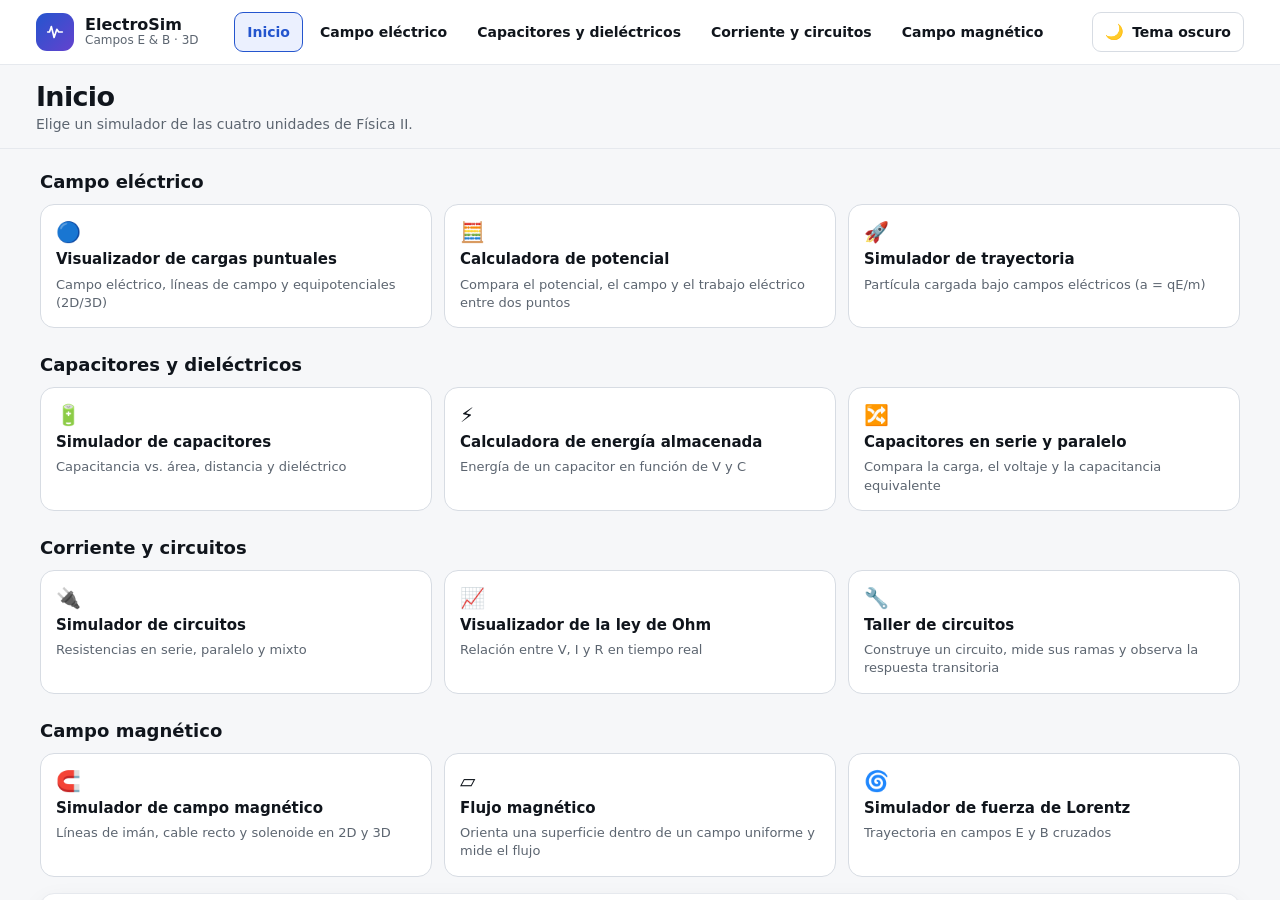
<file: index.html>
<!DOCTYPE html>
<html lang="es">
<head>
  <meta charset="UTF-8" />
  <meta name="viewport" content="width=device-width, initial-scale=1.0" />
  <title>ElectroSim · Laboratorio de Física II</title>
  <meta name="description" content="Explora electricidad, circuitos y magnetismo en 2D y 3D con el laboratorio interactivo ElectroSim." />
  <link rel="stylesheet" href="css/styles.css" />
</head>
<body>
  <div class="app">
    <header class="site-header">
      <div class="brand">
        <div class="brand-mark" aria-hidden="true">
          <svg viewBox="0 0 24 24" width="22" height="22" fill="none" stroke="currentColor" stroke-width="1.8">
            <path d="M4 12h2l2-6 3 12 3-9 2 3h4" stroke-linecap="round" stroke-linejoin="round"/>
          </svg>
        </div>
        <div class="brand-text">
          <span class="brand-title">ElectroSim</span>
          <span class="brand-sub">Campos E &amp; B · 3D</span>
        </div>
      </div>

      <nav class="nav" id="nav" aria-label="Navegación principal">
        <button class="nav-item" id="homeBtn" type="button">Inicio</button>
      </nav>
      <button class="theme-toggle" id="themeToggle" type="button">
        <span class="theme-icon" aria-hidden="true"></span>
        <span id="themeLabel">Tema oscuro</span>
      </button>
    </header>

    <!-- Main -->
    <main class="main">
      <header class="topbar">
        <div class="topbar-title">
          <h1 id="moduleTitle" tabindex="-1">Simulador</h1>
          <p id="moduleSubtitle"></p>
        </div>
        <div class="topbar-actions" id="exportActions" hidden>
          <button class="btn" id="exportImage" type="button">Exportar imagen</button>
          <p class="export-status" id="exportStatus" role="status"></p>
        </div>
      </header>

      <div class="content" id="content">
        <!-- Modules mount here -->
        <div class="module-directory" id="placeholder">
          <div class="unit-sections" id="placeholderGrid"></div>
          <details class="panel help-guide">
            <summary>Guía rápida de uso</summary>
            <ol>
              <li><b>Campo eléctrico.</b> Coloca hasta diez cargas y alterna entre la sección XY y la vista 3D. En la calculadora, mueve los puntos A y B para comparar el potencial y medir el trabajo del campo.</li>
              <li><b>Capacitores.</b> Cambia el dieléctrico con la batería conectada y repite con el capacitor aislado. En el módulo de asociaciones, alterna entre serie y paralelo para comparar carga y voltaje.</li>
              <li><b>Circuitos.</b> En el visualizador de Ohm, aumenta la resistencia interna y observa cuánto baja el voltaje en la carga. En el taller, carga un ejemplo de LED o motor con capacitor y pulsa <b>Simular</b> para medir cuánto dura. Usa <b>Quitar</b> y toca un componente para retirarlo.</li>
              <li><b>Magnetismo.</b> Arrastra la vista 3D para explorar el campo del imán, el cable recto o el solenoide. En Flujo magnético, gira la superficie entre 0°, 90° y 180°. En Lorentz, lanza una partícula y cambia E o B durante el vuelo.</li>
            </ol>
          </details>
        </div>
      </div>
    </main>
  </div>

  <script src="js/physics.js"></script>
  <script src="js/ui.js"></script>
  <script src="js/field-view.js"></script>
  <script src="js/real-cases.js"></script>
  <script src="js/sim_unit1.js"></script>
  <script src="js/sim_unit2.js"></script>
  <script src="js/sim_unit3.js"></script>
  <script src="js/sim_unit4.js"></script>
  <script src="js/circuit.js"></script>
  <script src="js/circuit-lab.js"></script>
  <script src="js/export-image.js"></script>
  <script src="js/app.js"></script>
</body>
</html>
</file>
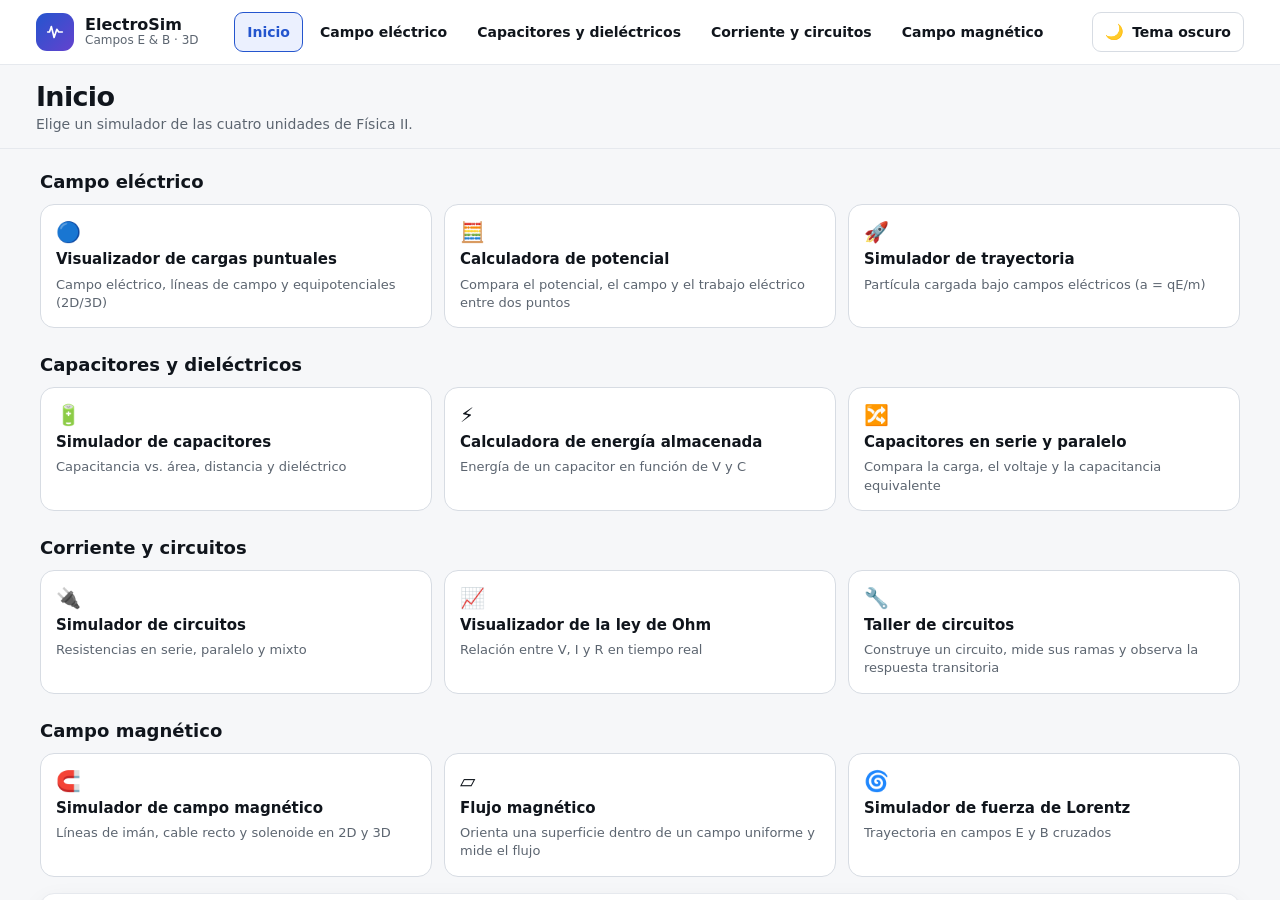
<file: simulador.html>
<!DOCTYPE html>
<html lang="es">
<head>
  <meta charset="UTF-8" />
  <meta name="viewport" content="width=device-width, initial-scale=1.0" />
  <meta http-equiv="refresh" content="0; url=./index.html" />
  <title>ElectroSim · Laboratorio de Física II</title>
</head>
<body>
  <p><a href="./index.html">Abrir ElectroSim</a></p>
</body>
</html>
</file>
<file: css/styles.css>
/* ============================================================
   ElectroSim — minimalist modern design system
   ============================================================ */

:root {
  color-scheme: light;
  --font-sans: "Inter", system-ui, -apple-system, "Segoe UI", sans-serif;
  --font-mono: "JetBrains Mono", ui-monospace, "Cascadia Code", monospace;

  --bg: #f6f7f9;
  --bg-elevated: #ffffff;
  --bg-canvas: #fbfcfe;
  --text: #10151c;
  --text-dim: #5c6570;
  --text-faint: #596675;
  --border: #e6e9ee;
  --border-strong: #d7dce3;
  --accent: #2455ce;
  --accent-soft: rgba(59, 110, 246, 0.10);
  --accent-contrast: #ffffff;
  --green: #18a058;
  --red: #b72d3d;
  --amber: #d97706;
  --shadow: 0 1px 2px rgba(16, 21, 28, 0.04), 0 8px 24px rgba(16, 21, 28, 0.06);
  --radius: 14px;
  --radius-sm: 9px;
  --slider-track: #a0adbe;
  --page-padding: clamp(14px, 3vw, 36px);
}

:root[data-theme="dark"] {
  color-scheme: dark;
  --bg: #0d1117;
  --bg-elevated: #151b23;
  --bg-canvas: #0f141b;
  --text: #f1f5fb;
  --text-dim: #c1ccd9;
  --text-faint: #a6b4c4;
  --border: #242c37;
  --border-strong: #333c49;
  --accent: #a4bdff;
  --accent-soft: rgba(91, 140, 255, 0.14);
  --accent-contrast: #101c39;
  --green: #34c776;
  --red: #ff6b6e;
  --amber: #f2a93b;
  --shadow: 0 1px 2px rgba(0, 0, 0, 0.4), 0 8px 24px rgba(0, 0, 0, 0.35);
  --slider-track: #75879e;
}

* { box-sizing: border-box; }
html, body { height: 100%; }
body {
  margin: 0;
  font-family: var(--font-sans);
  color: var(--text);
  background: var(--bg);
  -webkit-font-smoothing: antialiased;
  text-rendering: optimizeLegibility;
  overflow: hidden;
  transition: background 0.25s ease, color 0.25s ease;
}

.app { display: flex; flex-direction: column; height: 100vh; height: 100dvh; }

.site-header {
  display: grid;
  grid-template-columns: auto minmax(0, 1fr) auto;
  align-items: center;
  gap: 12px 24px;
  padding: 12px var(--page-padding);
  background: var(--bg-elevated);
  border-bottom: 1px solid var(--border);
}
.brand { display: flex; align-items: center; gap: 11px; }
.brand-mark {
  width: 38px;
  height: 38px;
  display: grid;
  place-items: center;
  color: #fff;
  background: linear-gradient(135deg, #2455ce, #6442ce);
  border-radius: 11px;
}
.brand-text { display: flex; flex-direction: column; line-height: 1.15; }
.brand-title { font-weight: 700; font-size: 16px; }
.brand-sub { font-size: 12px; color: var(--text-dim); }
.nav {
  display: flex;
  gap: 4px;
  justify-content: safe center;
  overflow-x: auto;
  scrollbar-width: thin;
  padding: 4px;
  margin: -4px;
}
.nav-item, .theme-toggle {
  min-height: 40px;
  padding: 8px 12px;
  border: 1px solid transparent;
  border-radius: var(--radius-sm);
  background: transparent;
  color: var(--text);
  font: 600 14px var(--font-sans);
  white-space: nowrap;
  cursor: pointer;
}
.nav-item { flex: 0 0 auto; }
.nav-item:hover { background: var(--accent-soft); }
.nav-item[aria-current] {
  background: var(--accent-soft);
  color: var(--accent);
  border-color: currentColor;
}
.theme-toggle { display: flex; align-items: center; gap: 8px; border-color: var(--border-strong); }
.theme-toggle:hover { border-color: var(--accent); }
.theme-icon { font-size: 15px; }

.main { flex: 1; display: flex; flex-direction: column; min-height: 0; min-width: 0; }
.topbar {
  display: flex;
  flex-wrap: wrap;
  justify-content: space-between;
  align-items: center;
  gap: 10px 18px;
  padding: 16px var(--page-padding);
  border-bottom: 1px solid var(--border);
  background: var(--bg);
}
.topbar-title h1 {
  margin: 0;
  font-size: clamp(20px, 2.4vw, 27px);
  font-weight: 700;
  letter-spacing: -0.025em;
}
.topbar-title h1:focus { outline: none; }
.topbar-title p { margin: 4px 0 0; font-size: 14px; color: var(--text-dim); }
.topbar-title p:empty { display: none; }
.topbar-actions { display: flex; flex-wrap: wrap; align-items: center; gap: 8px 12px; }
.export-status { margin: 0; color: var(--text-dim); font-size: 13px; }
.export-status:empty { display: none; }
.content {
  flex: 1;
  min-height: 0;
  overflow-y: auto;
  container-type: size;
  padding: 22px var(--page-padding);
}

/* ---------- Cards & layout ---------- */
.panel {
  background: var(--bg-elevated);
  border: 1px solid var(--border);
  border-radius: var(--radius);
  box-shadow: var(--shadow);
}
.sim-grid {
  display: grid;
  grid-template-columns: minmax(0, 1fr) clamp(310px, 28vw, 370px);
  gap: 18px;
  align-items: start;
}
.content > .sim-grid {
  height: max(400px, 100cqh);
  grid-template-rows: minmax(0, 1fr);
  align-items: stretch;
}
.content > .sim-grid > .controls, .lab-grid > .controls {
  min-height: 0;
  overflow-y: auto;
  overscroll-behavior-y: contain;
}
.sim-stage {
  position: relative;
  background: var(--bg-canvas);
  border: 1px solid var(--border);
  border-radius: var(--radius);
  overflow: hidden;
  min-height: 0;
  box-shadow: var(--shadow);
}
.sim-stage canvas { display: block; width: 100%; height: 100%; }
.sim-camera {
  position: absolute;
  inset-inline-start: 12px;
  bottom: 12px;
}
.sim-camera .btn { min-width: 44px; min-height: 44px; }
.capacitor-diagram {
  display: grid;
  grid-template-rows: minmax(0, 1fr);
  place-items: center;
  min-height: 0;
  padding: 12px;
}
.capacitor-diagram svg { display: block; width: 100%; height: 100%; }
.capacitor-wires { fill: none; stroke: var(--text); stroke-width: 3; stroke-linecap: round; }
.capacitor-diagram text { fill: var(--text); text-anchor: middle; font: 600 20px var(--font-sans); }
.capacitor-diagram .capacitor-caption { fill: var(--text-dim); font-size: 18px; }
.controls {
  display: flex;
  flex-direction: column;
  gap: 14px;
  padding: 18px;
}
.controls h3 {
  margin: 0; font-size: 13px; font-weight: 700;
  text-transform: uppercase; letter-spacing: 0.06em;
  color: var(--text-faint);
}
.real-case { display: grid; gap: 9px; padding-bottom: 16px; border-bottom: 1px solid var(--border-strong); }
.real-case > label { font-size: 15px; font-weight: 700; color: var(--text); }
.real-case > select { width: 100%; }
.real-case > button { justify-self: start; }
.real-case-details p { margin: 0; font-size: 13px; line-height: 1.55; }
.real-case-details h4 { margin: 12px 0 8px; font-size: 13px; font-weight: 600; }
.real-case-details dl {
  display: grid;
  grid-template-columns: minmax(0, 1fr) auto;
  gap: 6px 10px;
  margin: 0 0 10px;
  font-size: 13px;
}
.real-case-details dt { color: var(--text-dim); }
.real-case-details dd { margin: 0; text-align: right; font-weight: 700; font-variant-numeric: tabular-nums; }

.control-group { display: flex; flex-direction: column; gap: 14px; }
.control {
  display: flex; flex-direction: column; gap: 6px;
}
.control-row {
  display: flex; align-items: center; justify-content: space-between; gap: 10px;
}
.control label { font-size: 14px; color: var(--text); font-weight: 600; }
.control .value {
  flex-shrink: 0;
  min-width: 3.5ch;
  text-align: right;
  font-family: var(--font-mono);
  font-size: 16px; font-weight: 700;
  color: var(--accent);
  background: var(--accent-soft);
  padding: 3px 8px;
  border-radius: 6px;
  white-space: nowrap;
}

input[type="range"] {
  -webkit-appearance: none;
  appearance: none;
  width: 100%;
  height: 24px;
  margin: 0;
  background: transparent;
  outline: none;
  cursor: pointer;
}
input[type="range"]::-webkit-slider-runnable-track {
  height: 6px;
  border-radius: 3px;
  background: var(--slider-track);
}
input[type="range"]::-moz-range-track {
  height: 6px;
  border-radius: 3px;
  background: var(--slider-track);
}
input[type="range"]:focus-visible {
  outline: 2px solid var(--accent);
  outline-offset: 5px;
}
input[type="range"]::-webkit-slider-thumb {
  -webkit-appearance: none;
  width: 22px; height: 22px;
  margin-top: -8px;
  border-radius: 50%;
  background: var(--accent);
  border: 3px solid var(--bg-elevated);
  box-shadow: 0 1px 4px rgba(16,21,28,0.25);
  cursor: grab;
}
input[type="range"]::-webkit-slider-thumb:active { cursor: grabbing; }
input[type="range"]::-moz-range-thumb {
  width: 22px; height: 22px; border-radius: 50%;
  background: var(--accent); border: 3px solid var(--bg-elevated);
  box-shadow: 0 1px 4px rgba(16,21,28,0.25); cursor: grab;
}

.btn {
  display: inline-flex; align-items: center; justify-content: center; gap: 7px;
  padding: 9px 14px;
  border-radius: var(--radius-sm);
  border: 1px solid var(--border-strong);
  background: var(--bg-elevated);
  color: var(--text);
  font: inherit; font-size: 13px; font-weight: 600;
  cursor: pointer;
  transition: background 0.15s ease, border-color 0.15s ease, transform 0.05s ease;
}
.btn:hover { border-color: var(--accent); color: var(--accent); }
.btn:active { transform: translateY(1px); }
.btn-primary { background: var(--accent); border-color: var(--accent); color: var(--accent-contrast); }
.btn-primary:hover { background: color-mix(in srgb, var(--accent) 91%, var(--bg-elevated)); color: var(--accent-contrast); }
.btn-ghost { background: transparent; }
.btn-sm { min-height: 34px; padding: 6px 11px; font-size: 13px; }
.btn-danger { color: var(--red); }
.btn-danger:not(:disabled):hover, .btn-danger[aria-pressed="true"] {
  border-color: var(--red);
  color: var(--red);
  background: color-mix(in srgb, var(--red) 12%, var(--bg-elevated));
}
.btn-row { display: flex; flex-wrap: wrap; gap: 8px; }

.segmented {
  display: flex;
  background: var(--bg);
  border: 1px solid var(--border);
  border-radius: var(--radius-sm);
  padding: 3px;
  gap: 3px;
}
.segmented button {
  flex: 1;
  padding: 7px 10px;
  border: none; background: transparent;
  border-radius: 7px;
  color: var(--text-dim);
  font: inherit; font-size: 14px; font-weight: 600;
  cursor: pointer;
  transition: background 0.15s ease, color 0.15s ease;
}
.segmented button.active { background: var(--bg-elevated); color: var(--text); box-shadow: var(--shadow); }

/* Readouts */
.readouts {
  display: grid;
  grid-template-columns: repeat(auto-fit, minmax(min(100%, 138px), 1fr));
  gap: 10px;
}
.readout {
  display: flex;
  flex-direction: column;
  justify-content: space-between;
  background: var(--bg);
  border: 1px solid var(--border);
  border-radius: var(--radius-sm);
  padding: 10px 12px;
}
.readout .readout-label { font-size: 13px; line-height: 1.35; color: var(--text-dim); font-weight: 600; }
.readout .readout-value {
  display: flex;
  flex-wrap: wrap;
  align-items: baseline;
  gap: 2px 6px;
  font-family: var(--font-mono);
  font-size: 19px; font-weight: 700;
  font-variant-numeric: tabular-nums;
  color: var(--text);
  margin-top: 5px;
  overflow-wrap: anywhere;
}
.readout .readout-unit { font-size: 13px; color: var(--text-dim); font-weight: 600; white-space: nowrap; }

.formula {
  font-family: var(--font-mono);
  font-size: 12.5px;
  color: var(--text-dim);
  background: var(--bg);
  border: 1px solid var(--border);
  border-radius: var(--radius-sm);
  padding: 10px 12px;
  line-height: 1.6;
}

.hint { font-size: 13px; color: var(--text-dim); line-height: 1.5; }
.help-guide { margin-top: 16px; padding: 14px; text-align: left; font-size: 13px; }
.help-guide summary { cursor: pointer; font-weight: 600; }
.help-guide li { line-height: 1.6; margin-bottom: 6px; }

.sim-input {
  min-width: 0;
  padding: 7px 9px;
  border: 1px solid var(--border-strong);
  border-radius: var(--radius-sm);
  color: var(--text);
  background: var(--bg-elevated);
  font: inherit;
  font-size: 15px;
}
.btn:disabled, .sim-input:disabled { opacity: 0.5; cursor: default; }
[hidden] { display: none !important; }
.circuit-lab { display: grid; gap: 16px; }
.lab-workspace {
  display: grid;
  grid-template-rows: auto minmax(0, 1fr);
  gap: 16px;
  height: max(560px, 100cqh);
}
.lab-toolbar, .lab-board-head, .lab-tools {
  display: flex;
  align-items: center;
  gap: 8px;
  flex-wrap: wrap;
}
.lab-toolbar { justify-content: space-between; padding: 12px; }
.lab-grid {
  grid-template-columns: minmax(0, 1fr) 300px;
  grid-template-rows: minmax(0, 1fr);
  min-height: 0;
  align-items: stretch;
}
.lab-board, .lab-results { min-width: 0; padding: 15px; }
.lab-board {
  display: grid;
  grid-template-rows: auto minmax(0, 1fr) auto;
  min-height: 0;
}
.lab-board-head { justify-content: space-between; margin-bottom: 8px; }
.lab-board-head h2 { margin: 0; font-size: 17px; }
.lab-board-head span { color: var(--text-dim); font-size: 14px; font-weight: 600; }
.lab-schematic, .lab-chart { display: block; width: 100%; height: auto; }
.lab-schematic {
  height: 100%;
  min-height: 0;
  background: var(--bg-canvas);
  border: 1px solid var(--border);
  border-radius: var(--radius-sm);
  cursor: crosshair;
  touch-action: manipulation;
}
.lab-dot { fill: var(--border-strong); }
.lab-terminal { fill: var(--text-dim); pointer-events: none; }
.lab-anchor { fill: var(--accent); }
.lab-cursor { fill: none; stroke: var(--accent); stroke-width: 2; pointer-events: none; }
.lab-part { color: var(--text); cursor: pointer; }
.lab-part:hover, .lab-part.chosen { color: var(--accent); }
.lab-schematic.is-removing .lab-part:hover { color: var(--red); }
.lab-part path, .lab-part circle { stroke: currentColor; fill: var(--bg-canvas); stroke-width: 2.5; }
.lab-part .lab-hit { stroke: transparent; stroke-width: 24; pointer-events: stroke; }
.lab-part .lab-led-glow {
  fill: #ff6749;
  stroke: none;
  opacity: calc(var(--led-glow, 0) * 0.55);
  pointer-events: none;
}
.lab-part .lab-rotor { fill: none; }
.lab-brightness { width: 100%; height: 18px; }
.lab-part text, .lab-polarity {
  fill: currentColor;
  font: 600 15px var(--font-mono);
  paint-order: stroke;
  stroke: var(--bg-canvas);
  stroke-width: 4px;
  stroke-linejoin: round;
}
.lab-polarity { color: var(--accent); pointer-events: none; }
.lab-inspector .control, .lab-inspector label[data-switch-row] { font-size: 14px; }
.lab-measure { display: grid; gap: 10px; border-top: 1px solid var(--border); padding-top: 14px; }
.lab-board .hint, .lab-measure .hint { margin: 8px 0 0; }
.lab-error { color: var(--red); }
.lab-table-scroll { overflow-x: auto; }
.lab-results table { width: 100%; border-collapse: collapse; font-size: 15px; }
.lab-results th, .lab-results td {
  text-align: left;
  border-bottom: 1px solid var(--border);
  padding: 8px;
  white-space: nowrap;
}
.lab-results th { color: var(--text-dim); font-weight: 600; }
.lab-results td:not(:first-child) { font-variant-numeric: tabular-nums; }
.lab-results tr.chosen { background: var(--accent-soft); }
.lab-row-select {
  padding: 2px;
  color: var(--accent);
  background: none;
  border: none;
  cursor: pointer;
  font: inherit;
  text-align: left;
}
.lab-chart { max-height: 270px; }
.lab-chart text { fill: var(--text-dim); font: 16px var(--font-mono); }
.lab-gridline { stroke: var(--border-strong); }
.lab-chart polyline { fill: none; stroke: var(--accent); stroke-width: 2.5; }
@media (max-width: 1050px) {
  .lab-workspace { height: auto; grid-template-rows: auto auto; }
  .lab-grid { grid-template-columns: minmax(0, 1fr); grid-template-rows: auto auto; }
  .lab-board { height: max(400px, 100cqh); }
  .lab-grid > .controls { overflow-y: visible; }
}

/* ---------- Module directory ---------- */
.module-directory { width: 100%; max-width: 1200px; margin: 0 auto; }
.unit-sections { display: grid; gap: 26px; }
.unit-section h2 { margin: 0 0 12px; font-size: 18px; }
.module-cards {
  display: grid;
  grid-template-columns: repeat(auto-fit, minmax(min(100%, 230px), 1fr));
  gap: 12px;
}
.quick-card {
  display: flex;
  flex-direction: column;
  align-items: flex-start;
  gap: 6px;
  min-height: 114px;
  padding: 15px;
  background: var(--bg-elevated);
  border: 1px solid var(--border-strong);
  border-radius: var(--radius);
  color: var(--text);
  font: inherit;
  cursor: pointer;
  text-align: left;
  transition: border-color 0.15s ease, box-shadow 0.15s ease;
}
.quick-card:hover { border-color: var(--accent); box-shadow: var(--shadow); }
.qc-icon { font-size: 20px; }
.qc-title { font-size: 15px; font-weight: 700; line-height: 1.3; }
.qc-sub { font-size: 13px; line-height: 1.4; color: var(--text-dim); }

:where(button, input, select, summary, [tabindex]):focus-visible {
  outline: 2px solid var(--accent);
  outline-offset: 2px;
}

@media (max-width: 1050px) {
  .site-header { grid-template-columns: minmax(0, 1fr) auto; }
  .site-header .nav { grid-row: 2; grid-column: 1 / -1; justify-content: flex-start; }
}
@media (max-width: 950px) {
  .sim-grid { grid-template-columns: minmax(0, 1fr); }
  .content > .sim-grid { height: auto; grid-template-rows: auto auto; }
  .content > .sim-grid > :is(.sim-stage, .capacitor-diagram) { height: max(400px, 100cqh); }
  .content > .sim-grid > .controls { overflow-y: visible; }
}
@media (max-width: 540px) {
  .site-header { gap: 8px; }
  .nav-item, .theme-toggle { font-size: 13px; padding-inline: 9px; }
  .topbar { padding-block: 12px; }
  .content { padding-top: 16px; }
}
</file>
